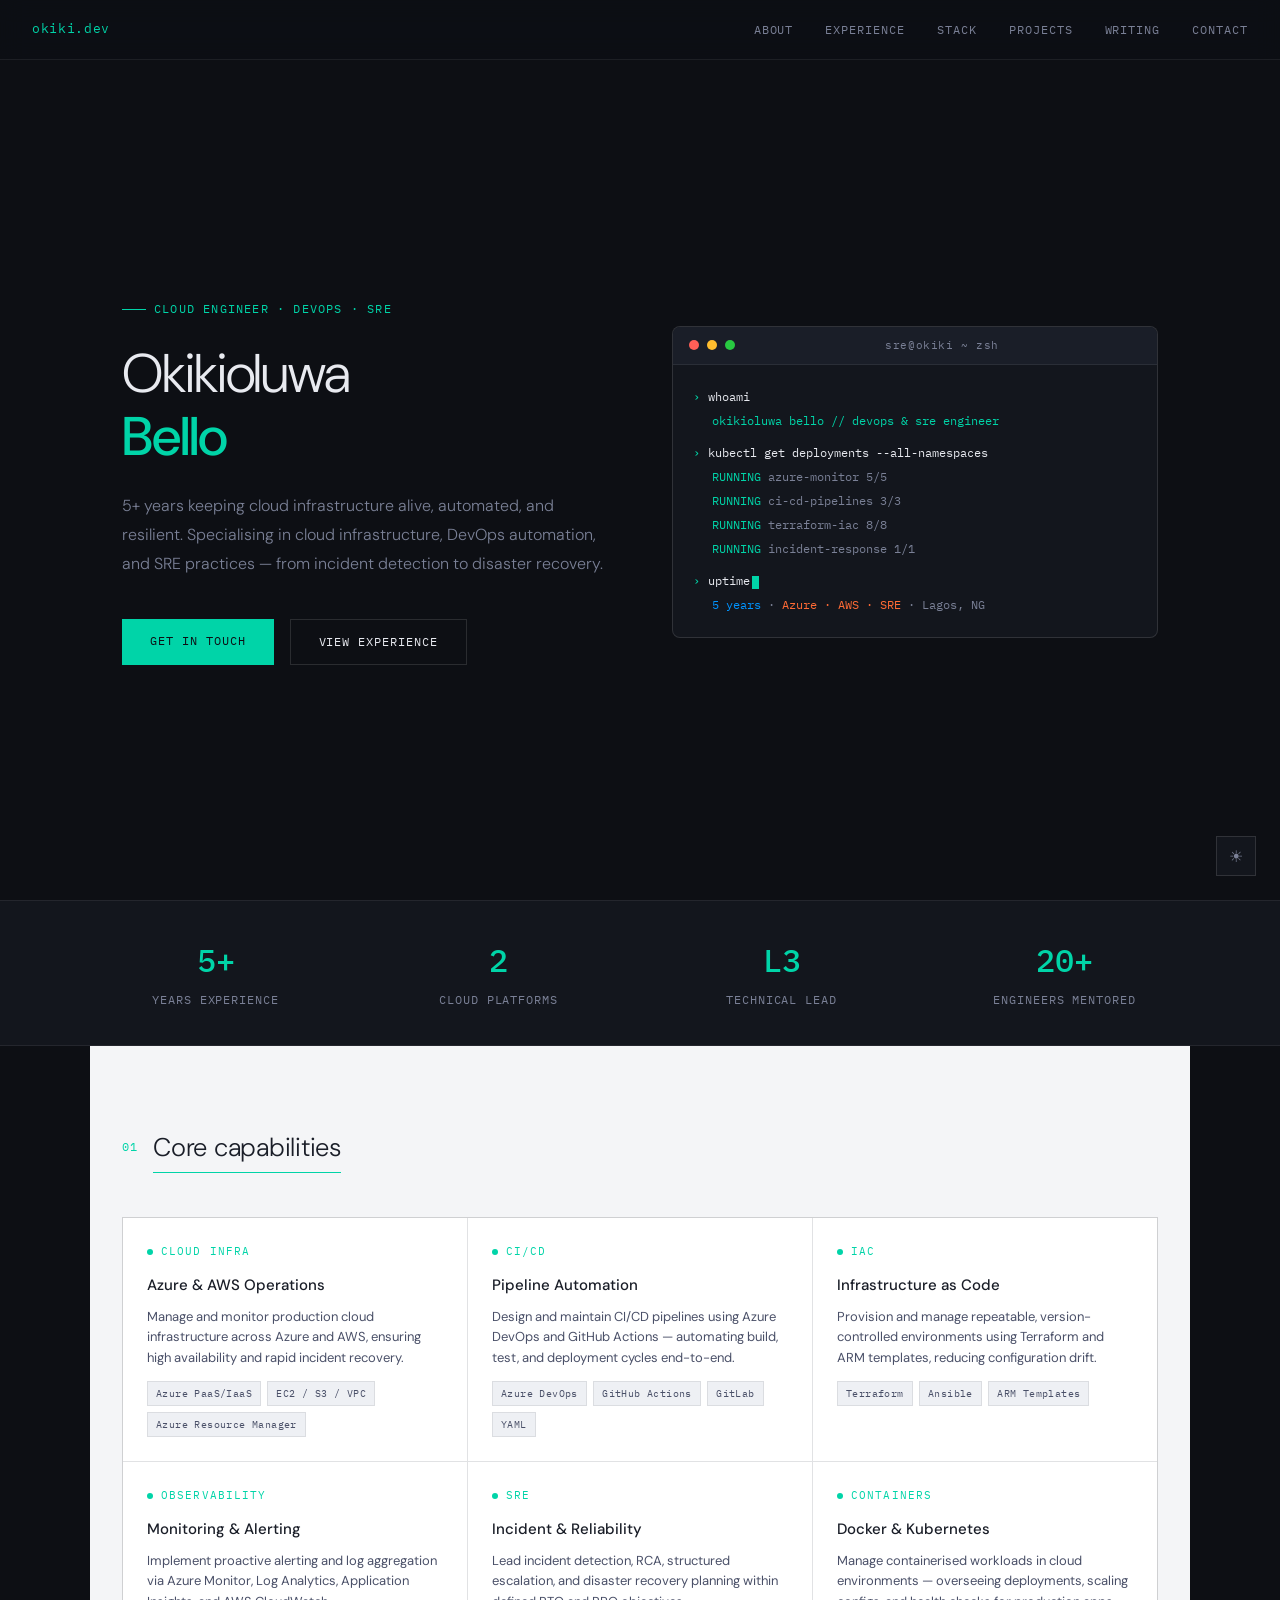
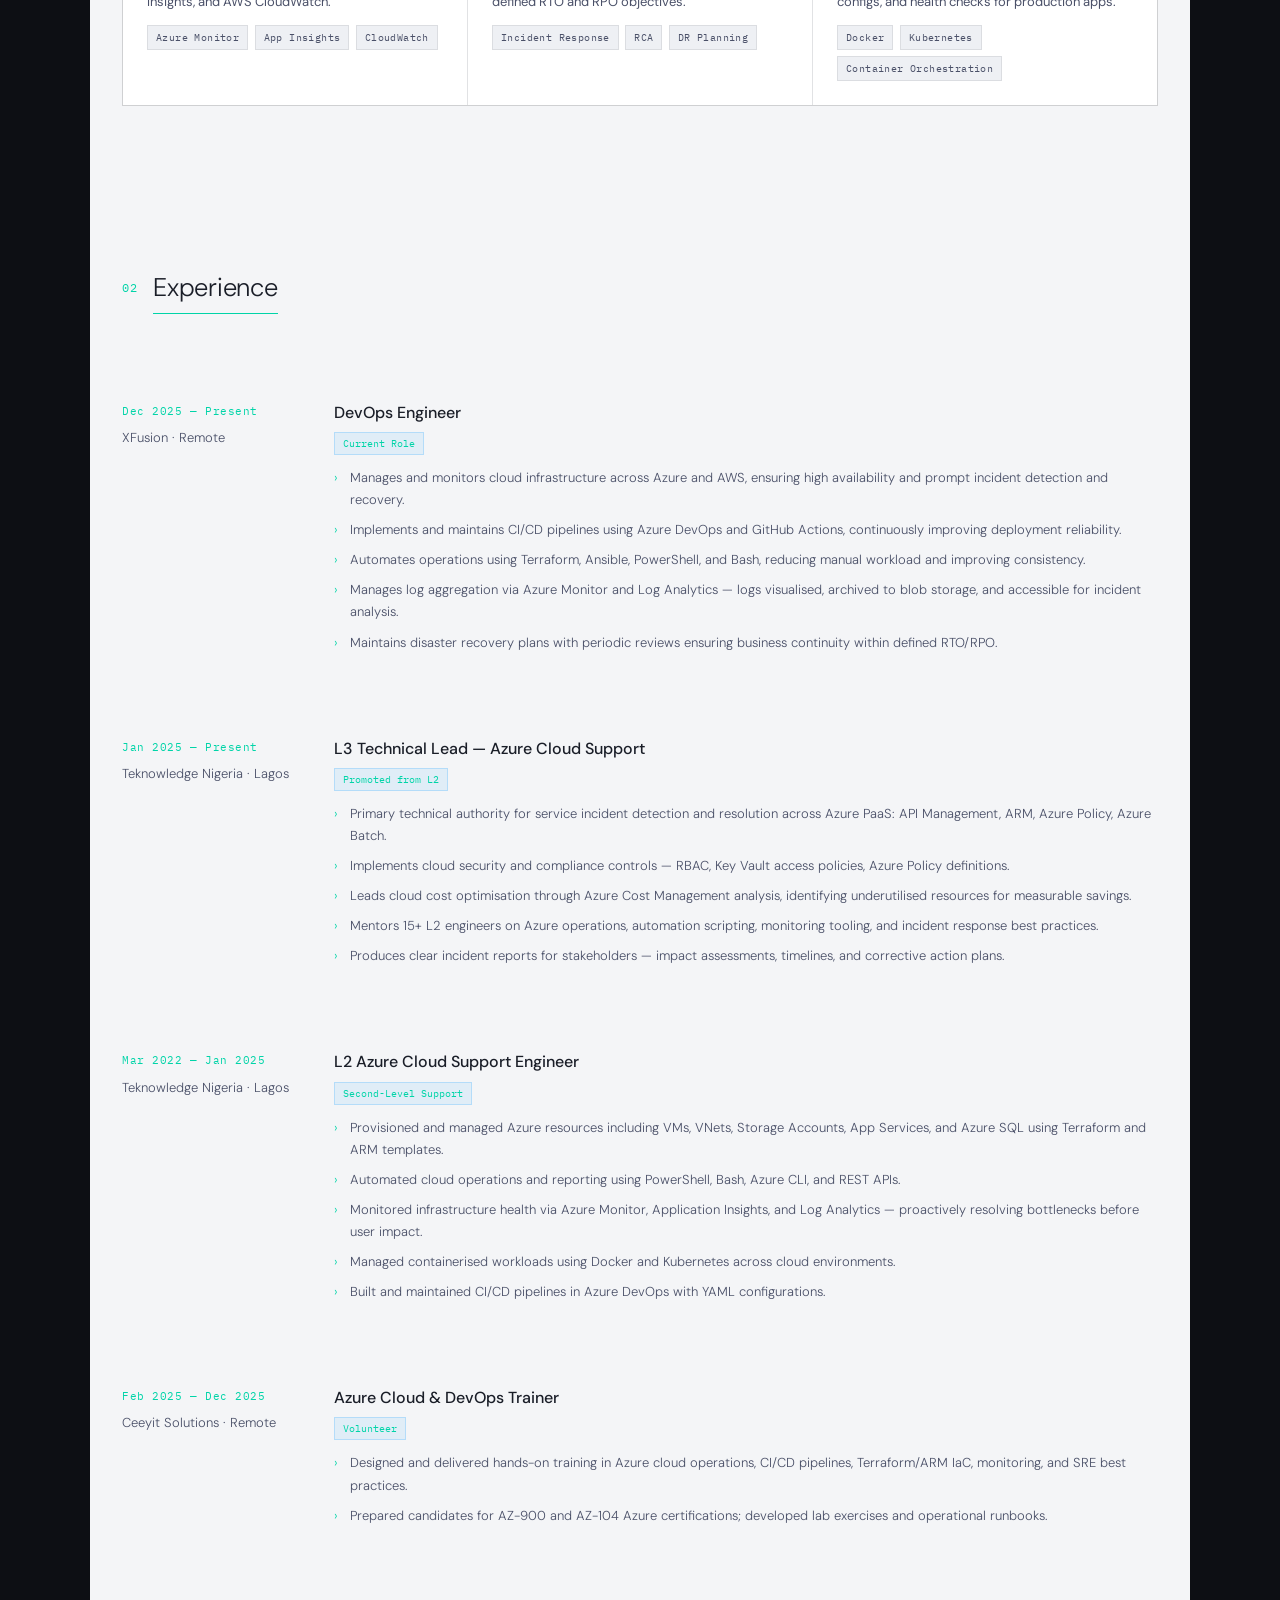
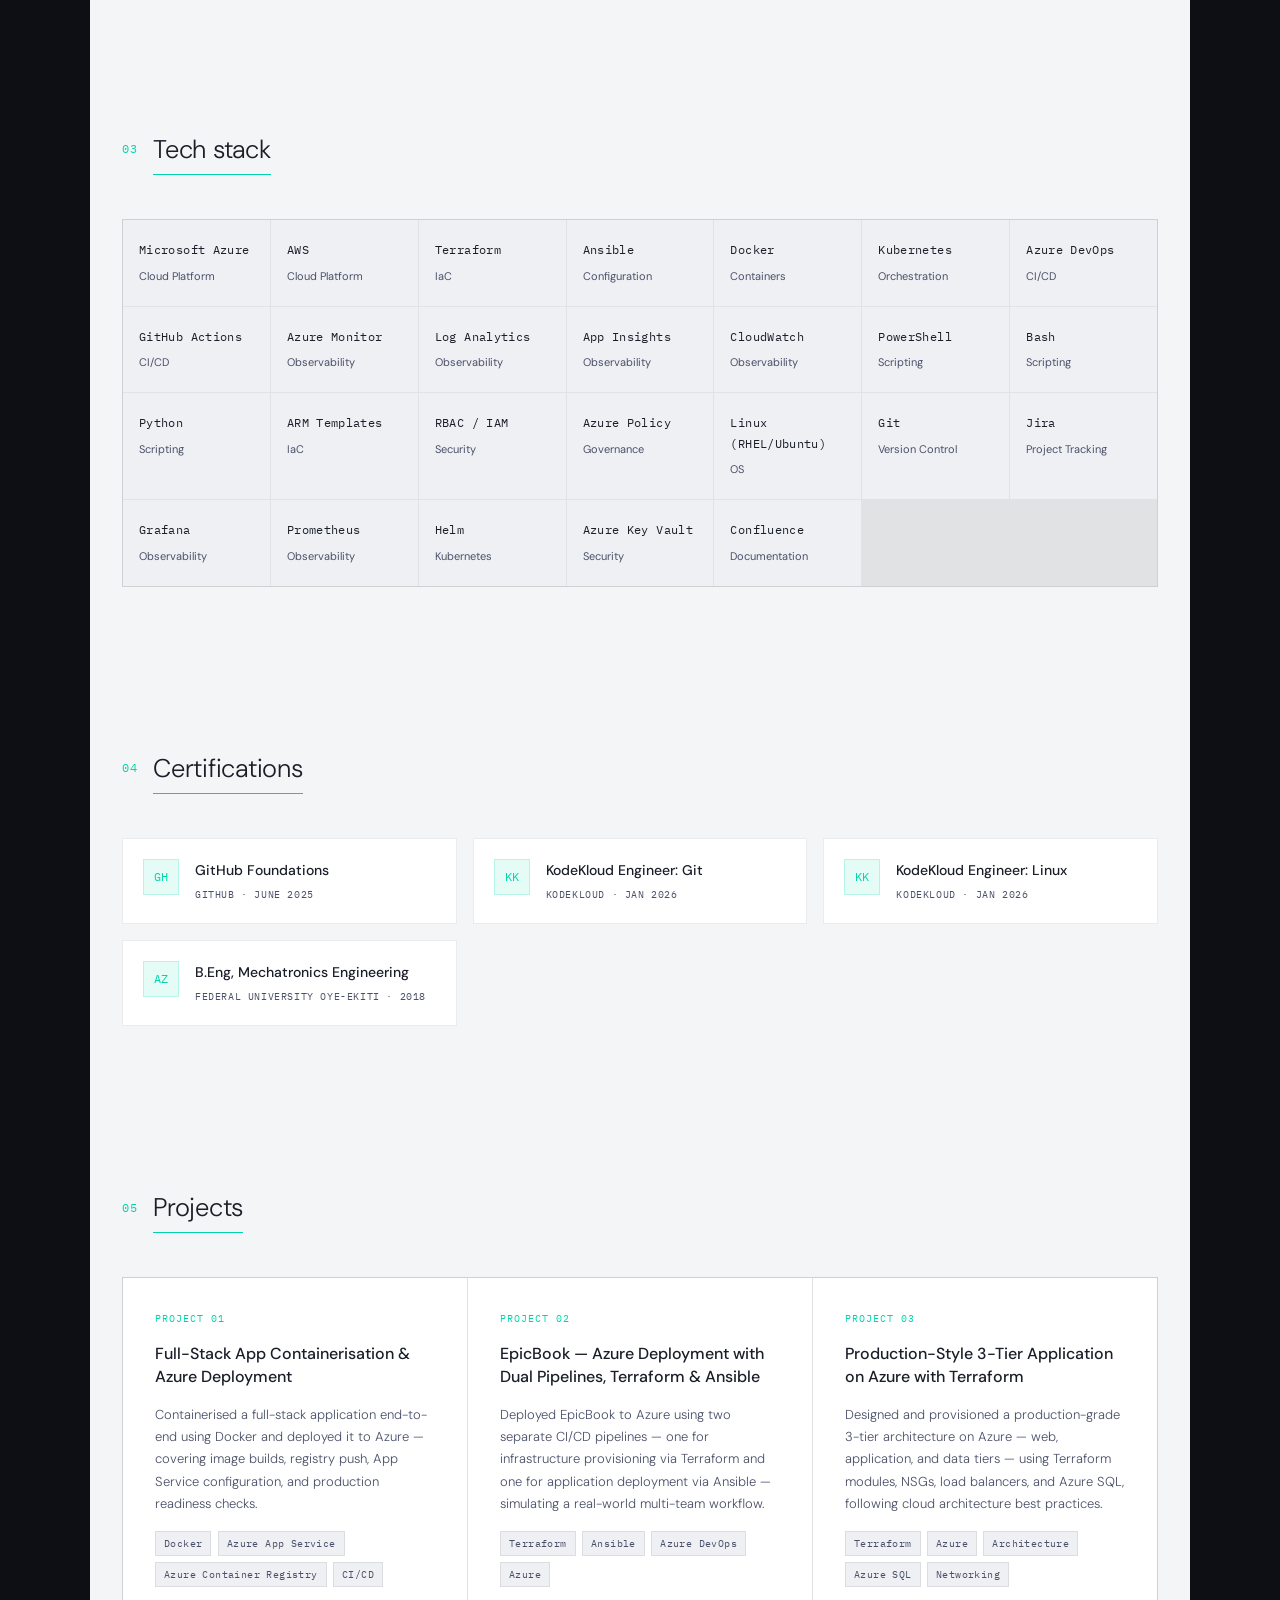
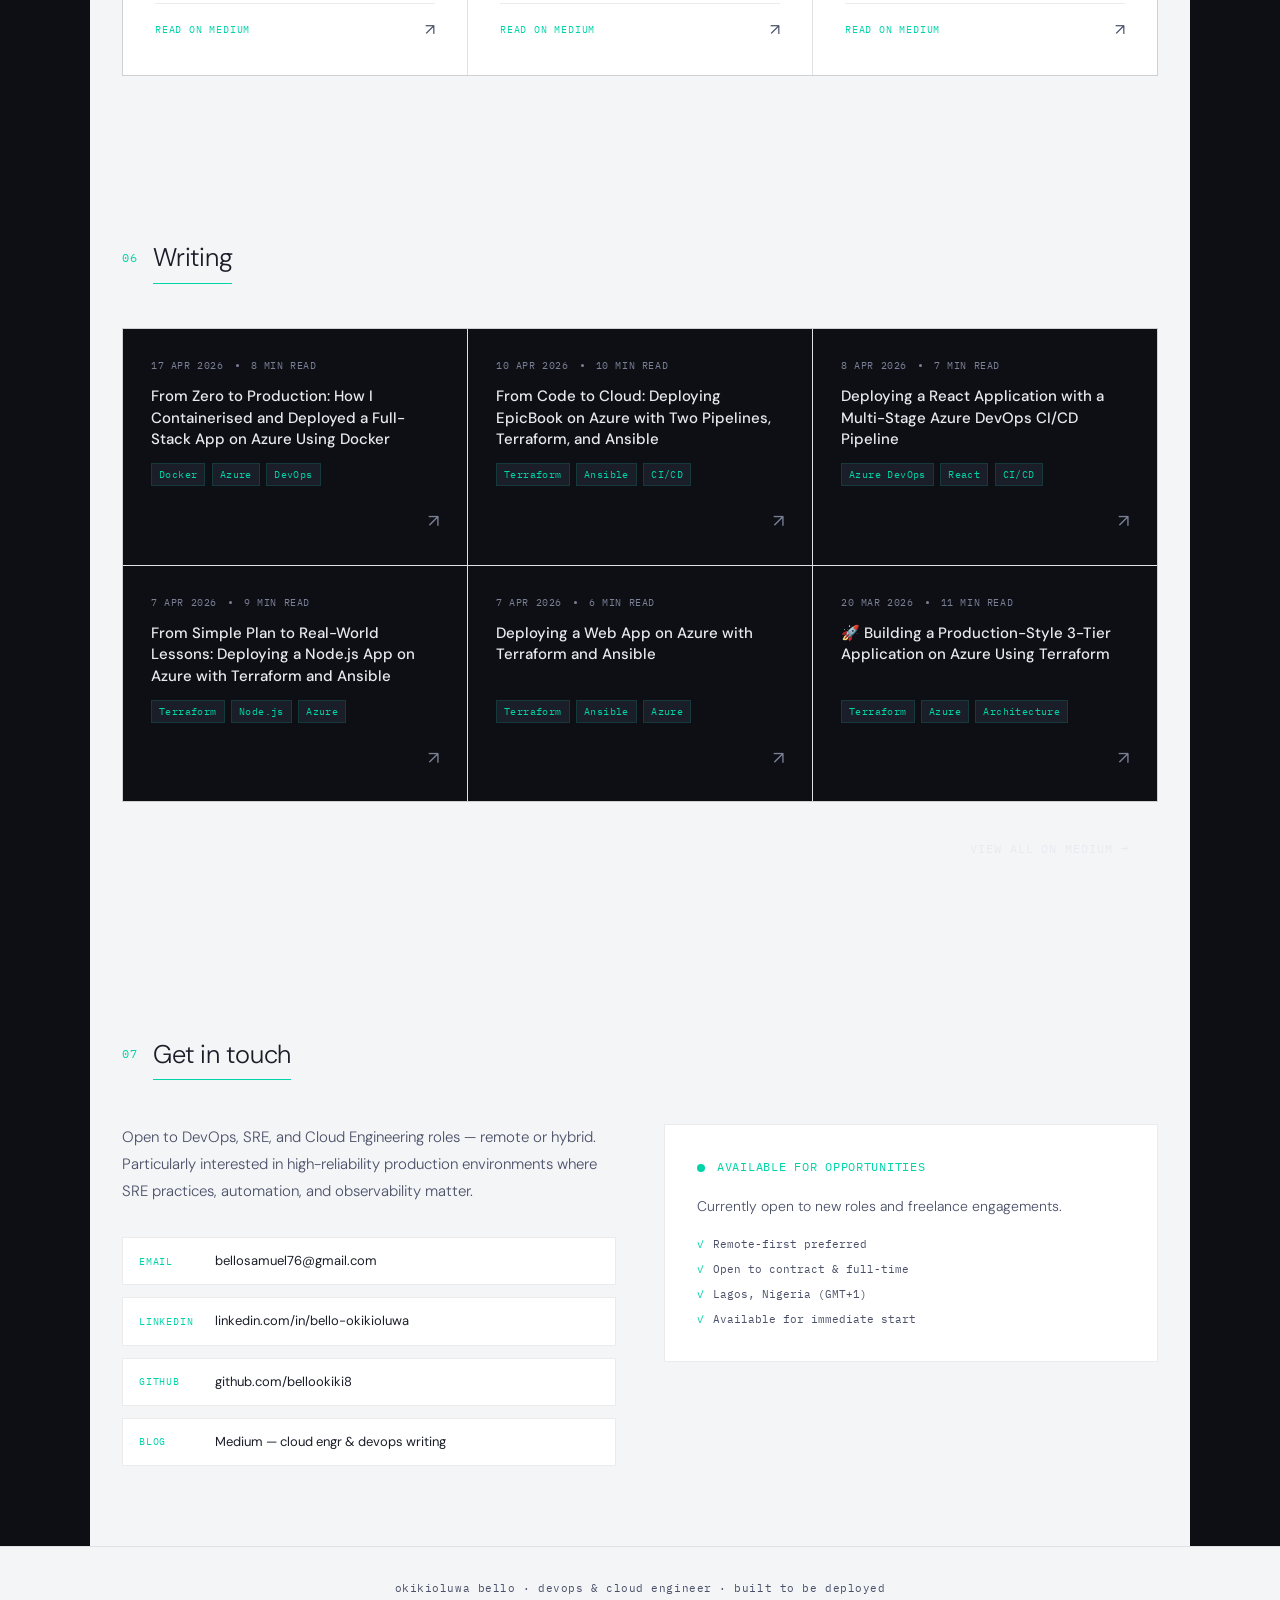
<file: index.html>
<!DOCTYPE html>
<html lang="en">

<head>
  <meta charset="UTF-8" />
  <meta name="viewport" content="width=device-width, initial-scale=1.0" />
  <title>Okikioluwa Bello — Cloud & DevOps Engineer</title>
  <link rel="preconnect" href="https://fonts.googleapis.com" />
  <link rel="preconnect" href="https://fonts.gstatic.com" crossorigin />
  <link rel="icon" href="favicon.png" type="image/png">
  <link
    href="https://fonts.googleapis.com/css2?family=IBM+Plex+Mono:wght@400;500&family=DM+Sans:ital,opsz,wght@0,9..40,300;0,9..40,400;0,9..40,500;1,9..40,300&display=swap"
    rel="stylesheet" />
  <style>
    *,
    *::before,
    *::after {
      box-sizing: border-box;
      margin: 0;
      padding: 0;
    }

    :root {
      --bg: #0d0f14;
      --surface: #13161d;
      --surface2: #1a1e28;
      --border: rgba(255, 255, 255, 0.07);
      --border2: rgba(255, 255, 255, 0.12);
      --text: #e8eaf0;
      --muted: #7a8096;
      --accent: #00d4a8;
      --accent2: #0094ff;
      --accent3: #ff6b35;
      --bg-light: #f4f5f7;
      --surface-light: #ffffff;
      --text-dark: #1a1e28;
      --muted-dark: #4a5068;
      --border-light: rgba(0, 0, 0, 0.08);
      --mono: 'IBM Plex Mono', monospace;
      --sans: 'DM Sans', sans-serif;
    }

    /* ── DARK / LIGHT THEME OVERRIDE ── */
    body.light-mode {
      --bg: #f4f5f7;
      --surface: #ffffff;
      --surface2: #eef0f4;
      --border: rgba(0,0,0,0.08);
      --border2: rgba(0,0,0,0.14);
      --text: #1a1e28;
      --muted: #4a5068;
    }

    body.light-mode nav {
      background: rgba(244,245,247,0.88);
      border-bottom-color: rgba(0,0,0,0.08);
    }

    body.light-mode .terminal {
      background: #1a1e28;
    }

    body.light-mode .stats-bar {
      background: #ffffff;
      border-color: rgba(0,0,0,0.08);
    }

    /* Light body */
    .stats-bar~section .skills-grid,
    .stats-bar~section .stack-grid,
    .stats-bar~section .writing-grid {
      background: var(--border-light);
      border-color: var(--border-light);
    }

    .stats-bar~section,
    .stats-bar~footer {
      background: var(--bg-light);
      color: var(--text-dark);
    }

    .stats-bar~section .section-num,
    .stats-bar~section .skill-icon,
    .stats-bar~section .exp-period,
    .stats-bar~section .exp-role-tag {
      color: var(--accent);
    }

    .stats-bar~section h2,
    .stats-bar~section .exp-title {
      color: var(--text-dark);
    }

    .stats-bar~section p,
    .stats-bar~section .exp-bullets li,
    .stats-bar~section .exp-company {
      color: var(--muted-dark);
    }

    .stats-bar~section .skill-card,
    .stats-bar~section .cert-card,
    .stats-bar~section .contact-link,
    .stats-bar~section .availability {
      background: var(--surface-light);
      border-color: var(--border-light);
      color: var(--text-dark);
    }

    .stats-bar~section .tag,
    .stats-bar~section .stack-item {
      background: #eef0f4;
      color: var(--muted-dark);
      border-color: var(--border-light);
    }

    .stats-bar~footer {
      border-top-color: var(--border-light);
      color: var(--muted-dark);
    }

    .stats-bar~section .skill-card h3 { color: var(--text-dark); }
    .stats-bar~section .skill-card p  { color: var(--muted-dark); }
    .stats-bar~section .stack-name    { color: var(--text-dark); }
    .stats-bar~section .stack-cat     { color: var(--muted-dark); }
    .stats-bar~section .cert-name     { color: var(--text-dark); }
    .stats-bar~section .cert-issuer   { color: var(--muted-dark); }
    .stats-bar~section .contact-link  { color: var(--text-dark); }
    .stats-bar~section .contact-link-label { color: var(--accent); }
    .stats-bar~section .contact-info p { color: var(--muted-dark); }
    .stats-bar~section .avail-label   { color: var(--accent); }
    .stats-bar~section .avail-text,
    .stats-bar~section .avail-list li { color: var(--muted-dark); }
    .stats-bar~section .tag           { color: var(--muted-dark); background: #eef0f4; border-color: var(--border-light); }

    footer { background: var(--bg-light); color: var(--muted-dark); }

    html { scroll-behavior: smooth; }

    body {
      background: var(--bg);
      color: var(--text);
      font-family: var(--sans);
      font-size: 15px;
      line-height: 1.7;
      overflow-x: hidden;
    }

    /* NAV */
    nav {
      position: fixed;
      top: 0; left: 0; right: 0;
      z-index: 100;
      background: rgba(13, 15, 20, 0.85);
      backdrop-filter: blur(12px);
      border-bottom: 1px solid var(--border);
      padding: 0 2rem;
      height: 60px;
      display: flex;
      align-items: center;
      justify-content: space-between;
    }

    .nav-logo {
      font-family: var(--mono);
      font-size: 13px;
      color: var(--accent);
      letter-spacing: 0.05em;
    }

    .nav-links {
      display: flex;
      gap: 2rem;
      list-style: none;
    }

    .nav-links a {
      font-family: var(--mono);
      font-size: 12px;
      color: var(--muted);
      text-decoration: none;
      letter-spacing: 0.08em;
      text-transform: uppercase;
      transition: color 0.2s;
    }

    .nav-links a:hover { color: var(--accent); }

    /* HERO */
    .hero {
      min-height: 100vh;
      display: flex;
      align-items: center;
      padding: 8rem 2rem 4rem;
      max-width: 1100px;
      margin: 0 auto;
      position: relative;
    }

    .hero-grid {
      display: grid;
      grid-template-columns: 1fr 1fr;
      gap: 4rem;
      align-items: center;
      width: 100%;
    }

    .hero-tag {
      font-family: var(--mono);
      font-size: 12px;
      color: var(--accent);
      letter-spacing: 0.1em;
      text-transform: uppercase;
      margin-bottom: 1.5rem;
      display: flex;
      align-items: center;
      gap: 0.5rem;
    }

    .hero-tag::before {
      content: '';
      display: inline-block;
      width: 24px;
      height: 1px;
      background: var(--accent);
    }

    h1 {
      font-family: var(--sans);
      font-size: clamp(2.2rem, 5vw, 3.4rem);
      font-weight: 300;
      line-height: 1.15;
      letter-spacing: -0.02em;
      margin-bottom: 1.5rem;
      color: var(--text);
    }

    h1 span { color: var(--accent); font-weight: 500; }

    .hero-desc {
      font-size: 16px;
      color: var(--muted);
      line-height: 1.8;
      margin-bottom: 2.5rem;
      font-weight: 300;
    }

    .hero-cta {
      display: flex;
      gap: 1rem;
      flex-wrap: wrap;
    }

    .btn-primary {
      background: var(--accent);
      color: #0d0f14;
      border: none;
      padding: 0.75rem 1.75rem;
      font-family: var(--mono);
      font-size: 12px;
      letter-spacing: 0.08em;
      text-transform: uppercase;
      cursor: pointer;
      text-decoration: none;
      display: inline-block;
      transition: opacity 0.2s;
    }

    .btn-primary:hover { opacity: 0.85; }

    .btn-outline {
      background: transparent;
      color: var(--text);
      border: 1px solid var(--border2);
      padding: 0.75rem 1.75rem;
      font-family: var(--mono);
      font-size: 12px;
      letter-spacing: 0.08em;
      text-transform: uppercase;
      cursor: pointer;
      text-decoration: none;
      display: inline-block;
      transition: border-color 0.2s, color 0.2s;
    }

    .btn-outline:hover { border-color: var(--accent); color: var(--accent); }

    /* TERMINAL CARD */
    .terminal {
      background: var(--surface);
      border: 1px solid var(--border2);
      border-radius: 8px;
      overflow: hidden;
      font-family: var(--mono);
    }

    .terminal-bar {
      background: var(--surface2);
      padding: 0.6rem 1rem;
      display: flex;
      align-items: center;
      gap: 0.5rem;
      border-bottom: 1px solid var(--border);
    }

    .dot { width: 10px; height: 10px; border-radius: 50%; }
    .dot-r { background: #ff5f57; }
    .dot-y { background: #ffbd2e; }
    .dot-g { background: #28c941; }

    .terminal-title {
      flex: 1;
      text-align: center;
      font-size: 11px;
      color: var(--muted);
      letter-spacing: 0.05em;
    }

    .terminal-body {
      padding: 1.25rem;
      font-size: 12px;
      line-height: 2;
    }

    .t-line { display: flex; gap: 0.5rem; }
    .t-prompt { color: var(--accent); user-select: none; }
    .t-cmd { color: var(--text); }
    .t-out { color: var(--muted); padding-left: 1.2rem; }
    .t-green { color: var(--accent); }
    .t-blue { color: var(--accent2); }
    .t-orange { color: var(--accent3); }

    /* STATS BAR */
    .stats-bar {
      background: var(--surface);
      border-top: 1px solid var(--border);
      border-bottom: 1px solid var(--border);
      padding: 2rem;
    }

    .stats-inner {
      max-width: 1100px;
      margin: 0 auto;
      display: grid;
      grid-template-columns: repeat(4, 1fr);
      gap: 2rem;
      text-align: center;
    }

    .stat-num {
      font-family: var(--mono);
      font-size: 2rem;
      font-weight: 500;
      color: var(--accent);
      display: block;
    }

    .stat-label {
      font-size: 12px;
      color: var(--muted);
      text-transform: uppercase;
      letter-spacing: 0.08em;
      font-family: var(--mono);
    }

    /* SECTIONS */
    section {
      padding: 5rem 2rem;
      max-width: 1100px;
      margin: 0 auto;
    }

    .section-header {
      display: flex;
      align-items: center;
      gap: 1rem;
      margin-bottom: 3rem;
    }

    .section-num {
      font-family: var(--mono);
      font-size: 12px;
      color: var(--accent);
      letter-spacing: 0.05em;
    }

    h2 {
      font-size: 1.6rem;
      font-weight: 300;
      letter-spacing: -0.01em;
    }

    .section-line {
      flex: 1;
      height: 1px;
      background: var(--border);
    }

    /* SKILLS GRID */
    .skills-grid {
      display: grid;
      grid-template-columns: repeat(auto-fill, minmax(280px, 1fr));
      gap: 1px;
      background: var(--border);
      border: 1px solid var(--border);
    }

    .skill-card {
      background: var(--bg);
      padding: 1.5rem;
      transition: background 0.2s;
    }

    .skill-card:hover { background: var(--surface); }

    .skill-icon {
      font-family: var(--mono);
      font-size: 11px;
      color: var(--accent);
      letter-spacing: 0.1em;
      text-transform: uppercase;
      margin-bottom: 0.75rem;
      display: flex;
      align-items: center;
      gap: 0.5rem;
    }

    .skill-icon::before {
      content: '';
      width: 6px;
      height: 6px;
      background: var(--accent);
      display: inline-block;
      border-radius: 50%;
    }

    .skill-card h3 {
      font-size: 15px;
      font-weight: 500;
      margin-bottom: 0.5rem;
      color: var(--text-dark);
    }

    .skill-card p {
      font-size: 13px;
      color: var(--muted);
      line-height: 1.6;
    }

    .tags {
      display: flex;
      flex-wrap: wrap;
      gap: 0.4rem;
      margin-top: 0.75rem;
    }

    .tag {
      font-family: var(--mono);
      font-size: 10px;
      padding: 3px 8px;
      background: var(--surface2);
      color: var(--muted);
      border: 1px solid var(--border);
      letter-spacing: 0.04em;
    }

    /* EXPERIENCE */
    .exp-list { display: flex; flex-direction: column; gap: 0; }

    .exp-item {
      display: grid;
      grid-template-columns: 180px 1fr;
      gap: 2rem;
      padding: 2.5rem 0;
      border-bottom: 1px solid var(--border);
      position: relative;
    }

    .exp-item:first-child { border-top: 1px solid var(--border); }

    .exp-meta { padding-top: 3px; }

    .exp-period {
      font-family: var(--mono);
      font-size: 11px;
      color: var(--accent);
      letter-spacing: 0.05em;
      margin-bottom: 0.4rem;
    }

    .exp-company { font-size: 13px; color: var(--muted); font-weight: 300; }

    .exp-title {
      font-size: 16px;
      font-weight: 500;
      margin-bottom: 0.25rem;
      color: var(--text);
    }

    .exp-role-tag {
      display: inline-block;
      font-family: var(--mono);
      font-size: 10px;
      color: var(--accent2);
      background: rgba(0, 148, 255, 0.08);
      border: 1px solid rgba(0, 148, 255, 0.2);
      padding: 2px 8px;
      margin-bottom: 0.75rem;
    }

    .exp-content p {
      font-size: 14px;
      color: var(--muted);
      margin-bottom: 1rem;
      line-height: 1.8;
      font-weight: 300;
    }

    .exp-bullets { list-style: none; display: flex; flex-direction: column; gap: 0.5rem; }

    .exp-bullets li {
      font-size: 13px;
      color: var(--muted);
      padding-left: 1rem;
      position: relative;
      line-height: 1.7;
      font-weight: 300;
    }

    .exp-bullets li::before {
      content: '›';
      position: absolute;
      left: 0;
      color: var(--accent);
    }

    /* TECH STACK SECTION */
    .stack-grid {
      display: grid;
      grid-template-columns: repeat(auto-fill, minmax(130px, 1fr));
      gap: 1px;
      background: var(--border);
      border: 1px solid var(--border);
    }

    .stack-item {
      background: var(--bg);
      padding: 1.25rem 1rem;
      display: flex;
      flex-direction: column;
      gap: 0.4rem;
      transition: background 0.2s, transform 0.2s;
    }

    .stack-item:hover { background: var(--surface); }

    .stack-name {
      font-family: var(--mono);
      font-size: 12px;
      color: var(--text-dark);
      letter-spacing: 0.03em;
    }

    .stack-cat { font-size: 11px; color: var(--muted-dark); }

    /* ── PROJECTS ── */
    .projects-grid {
      display: grid;
      grid-template-columns: repeat(auto-fill, minmax(320px, 1fr));
      gap: 1px;
      background: var(--border-light);
      border: 1px solid var(--border-light);
    }

    .project-card {
      background: var(--surface-light);
      padding: 2rem;
      display: flex;
      flex-direction: column;
      gap: 1rem;
      transition: background 0.2s;
      text-decoration: none;
      color: inherit;
      position: relative;
      overflow: hidden;
    }

    .project-card::before {
      content: '';
      position: absolute;
      top: 0; left: 0;
      width: 3px;
      height: 0;
      background: var(--accent);
      transition: height 0.3s ease;
    }

    .project-card:hover::before { height: 100%; }
    .project-card:hover { background: #f0faf8; }

    .project-num {
      font-family: var(--mono);
      font-size: 10px;
      color: var(--accent);
      letter-spacing: 0.1em;
      text-transform: uppercase;
    }

    .project-title {
      font-size: 16px;
      font-weight: 500;
      color: var(--text-dark);
      line-height: 1.4;
      transition: color 0.2s;
    }

    .project-card:hover .project-title { color: var(--accent); }

    .project-desc {
      font-size: 13px;
      color: var(--muted-dark);
      line-height: 1.7;
      font-weight: 300;
      flex: 1;
    }

    .project-tags {
      display: flex;
      flex-wrap: wrap;
      gap: 0.4rem;
    }

    .project-tag {
      font-family: var(--mono);
      font-size: 10px;
      padding: 3px 8px;
      background: #eef0f4;
      color: var(--muted-dark);
      border: 1px solid var(--border-light);
      letter-spacing: 0.04em;
    }

    .project-footer {
      display: flex;
      align-items: center;
      justify-content: space-between;
      padding-top: 0.75rem;
      border-top: 1px solid var(--border-light);
      margin-top: auto;
    }

    .project-link-label {
      font-family: var(--mono);
      font-size: 10px;
      color: var(--accent);
      letter-spacing: 0.08em;
      text-transform: uppercase;
    }

    .project-arrow {
      font-size: 16px;
      color: var(--muted-dark);
      transition: color 0.2s, transform 0.2s;
    }

    .project-card:hover .project-arrow {
      color: var(--accent);
      transform: translate(3px, -3px);
    }

    /* CONTACT */
    .contact-grid {
      display: grid;
      grid-template-columns: 1fr 1fr;
      gap: 3rem;
      align-items: start;
    }

    .contact-info p {
      font-size: 15px;
      color: var(--muted-dark);
      margin-bottom: 2rem;
      font-weight: 300;
      line-height: 1.8;
    }

    .contact-links { display: flex; flex-direction: column; gap: 0.75rem; }

    .contact-link {
      display: flex;
      align-items: center;
      gap: 1rem;
      padding: 0.75rem 1rem;
      background: var(--surface);
      border: 1px solid var(--border);
      text-decoration: none;
      color: var(--text-dark);
      font-size: 13px;
      transition: border-color 0.2s;
    }

    .contact-link:hover { border-color: var(--accent); }

    .contact-link-label {
      font-family: var(--mono);
      font-size: 10px;
      color: var(--accent);
      text-transform: uppercase;
      letter-spacing: 0.08em;
      min-width: 60px;
    }

    .availability {
      background: var(--surface);
      border: 1px solid var(--border);
      padding: 2rem;
    }

    .avail-status { display: flex; align-items: center; gap: 0.75rem; margin-bottom: 1rem; }

    .status-dot {
      width: 8px; height: 8px;
      border-radius: 50%;
      background: var(--accent);
      animation: pulse 2s infinite;
    }

    @keyframes pulse {
      0%, 100% { opacity: 1; }
      50% { opacity: 0.3; }
    }

    .avail-label {
      font-family: var(--mono);
      font-size: 12px;
      color: var(--accent);
      letter-spacing: 0.06em;
      text-transform: uppercase;
    }

    .avail-text { font-size: 14px; color: var(--muted-dark); line-height: 1.8; font-weight: 300; }

    .avail-list {
      list-style: none;
      margin-top: 1rem;
      display: flex;
      flex-direction: column;
      gap: 0.4rem;
    }

    .avail-list li {
      font-family: var(--mono);
      font-size: 11px;
      color: var(--muted);
      padding-left: 1rem;
      position: relative;
    }

    .avail-list li::before { content: '✓'; position: absolute; left: 0; color: var(--accent); }

    /* FOOTER */
    footer {
      border-top: 1px solid var(--border);
      padding: 2rem;
      text-align: center;
      font-family: var(--mono);
      font-size: 11px;
      color: var(--muted-dark);
      background: var(--bg-light);
      letter-spacing: 0.05em;
    }

    /* CERTIFICATIONS */
    .cert-grid {
      display: grid;
      grid-template-columns: repeat(auto-fill, minmax(260px, 1fr));
      gap: 1rem;
    }

    .cert-card {
      background: var(--surface);
      border: 1px solid var(--border);
      padding: 1.25rem;
      display: flex;
      gap: 1rem;
      align-items: flex-start;
      transition: border-color 0.2s;
    }

    .cert-card:hover { border-color: var(--accent); }

    .cert-icon {
      width: 36px; height: 36px;
      background: rgba(0, 212, 168, 0.1);
      border: 1px solid rgba(0, 212, 168, 0.2);
      display: flex;
      align-items: center;
      justify-content: center;
      flex-shrink: 0;
      font-family: var(--mono);
      font-size: 12px;
      color: var(--accent);
    }

    .cert-name { font-size: 14px; font-weight: 500; color: var(--text-dark); margin-bottom: 0.2rem; }

    .cert-issuer {
      font-family: var(--mono);
      font-size: 10px;
      color: var(--muted);
      text-transform: uppercase;
      letter-spacing: 0.06em;
    }

    /* WRITING */
    .writing-grid {
      display: grid;
      grid-template-columns: repeat(auto-fill, minmax(300px, 1fr));
      gap: 1px;
      background: var(--border);
      border: 1px solid var(--border);
    }

    .post-card {
      background: var(--bg);
      padding: 1.75rem;
      display: flex;
      flex-direction: column;
      gap: 0.75rem;
      transition: background 0.2s;
      text-decoration: none;
      color: inherit;
    }

    .post-card:hover { background: var(--surface); }
    .post-card:hover .post-title { color: var(--accent); }

    .post-meta {
      display: flex;
      align-items: center;
      gap: 0.75rem;
      font-family: var(--mono);
      font-size: 10px;
      color: var(--muted);
      letter-spacing: 0.06em;
      text-transform: uppercase;
    }

    .post-meta-dot { width: 3px; height: 3px; border-radius: 50%; background: var(--muted); }

    .post-title { font-size: 15px; font-weight: 500; color: var(--text); line-height: 1.45; transition: color 0.2s; }

    .post-excerpt {
      font-size: 13px;
      color: var(--muted);
      line-height: 1.7;
      font-weight: 300;
      flex: 1;
      display: -webkit-box;
      -webkit-line-clamp: 3;
      line-clamp: 3;
      -webkit-box-orient: vertical;
      overflow: hidden;
    }

    .post-tags { display: flex; flex-wrap: wrap; gap: 0.4rem; margin-top: auto; }

    .post-tag {
      font-family: var(--mono);
      font-size: 10px;
      padding: 2px 7px;
      background: var(--surface2);
      color: var(--accent);
      border: 1px solid rgba(0, 212, 168, 0.15);
      letter-spacing: 0.04em;
    }

    .post-arrow {
      font-size: 18px;
      color: var(--muted);
      align-self: flex-end;
      transition: color 0.2s, transform 0.2s;
      margin-top: 0.5rem;
    }

    .post-card:hover .post-arrow { color: var(--accent); transform: translate(3px, -3px); }

    .writing-footer { margin-top: 1.5rem; display: flex; justify-content: flex-end; }

    .writing-state {
      text-align: center;
      padding: 3rem 2rem;
      font-family: var(--mono);
      font-size: 12px;
      color: var(--muted);
      letter-spacing: 0.06em;
      width: 100%;
      background: var(--bg);
      border: 1px solid var(--border);
    }

    .writing-state .state-icon { display: block; font-size: 1.5rem; margin-bottom: 0.75rem; opacity: 0.4; }

    /* ── BACK TO TOP ── */
    .back-to-top {
      position: fixed;
      bottom: 5rem;
      right: 1.5rem;
      z-index: 200;
      width: 40px;
      height: 40px;
      background: var(--accent);
      color: #0d0f14;
      border: none;
      cursor: pointer;
      display: flex;
      align-items: center;
      justify-content: center;
      font-size: 16px;
      opacity: 0;
      transform: translateY(10px);
      transition: opacity 0.3s, transform 0.3s;
      pointer-events: none;
    }

    .back-to-top.visible {
      opacity: 1;
      transform: translateY(0);
      pointer-events: all;
    }

    .back-to-top:hover { opacity: 0.85; }

    /* ── THEME TOGGLE ── */
    .theme-toggle {
      position: fixed;
      bottom: 1.5rem;
      right: 1.5rem;
      z-index: 200;
      width: 40px;
      height: 40px;
      background: var(--surface);
      border: 1px solid var(--border2);
      color: var(--muted);
      cursor: pointer;
      display: flex;
      align-items: center;
      justify-content: center;
      font-size: 16px;
      transition: border-color 0.2s, color 0.2s, background 0.3s;
    }

    .theme-toggle:hover { border-color: var(--accent); color: var(--accent); }

    /* RESPONSIVE */
    @media (max-width: 768px) {
      .hero-grid { grid-template-columns: 1fr; }
      .stats-inner { grid-template-columns: repeat(2, 1fr); }
      .exp-item { grid-template-columns: 1fr; gap: 0.5rem; }
      .contact-grid { grid-template-columns: 1fr; }
      nav { padding: 0 1rem; }
      .nav-links { gap: 1rem; }
      section { padding: 3rem 1.25rem; }
      .projects-grid { grid-template-columns: 1fr; }
    }

    /* ── ANIMATIONS ── */
    @keyframes fadeUp {
      from { opacity: 0; transform: translateY(20px); }
      to   { opacity: 1; transform: translateY(0); }
    }

    .hero-tag  { animation: fadeUp 0.6s ease both; }
    h1         { animation: fadeUp 0.6s 0.1s ease both; }
    .hero-desc { animation: fadeUp 0.6s 0.2s ease both; }
    .hero-cta  { animation: fadeUp 0.6s 0.3s ease both; }
    .terminal  { animation: fadeUp 0.6s 0.4s ease both; }

    .reveal {
      opacity: 0;
      transform: translateY(28px);
      transition: opacity 0.55s ease, transform 0.55s ease;
    }
    .reveal.visible { opacity: 1; transform: translateY(0); }

    .reveal-group > * {
      opacity: 0;
      transform: translateY(20px);
      transition: opacity 0.45s ease, transform 0.45s ease;
    }
    .reveal-group.visible > *:nth-child(1)  { opacity:1; transform:none; transition-delay:0.05s; }
    .reveal-group.visible > *:nth-child(2)  { opacity:1; transform:none; transition-delay:0.12s; }
    .reveal-group.visible > *:nth-child(3)  { opacity:1; transform:none; transition-delay:0.19s; }
    .reveal-group.visible > *:nth-child(4)  { opacity:1; transform:none; transition-delay:0.26s; }
    .reveal-group.visible > *:nth-child(5)  { opacity:1; transform:none; transition-delay:0.33s; }
    .reveal-group.visible > *:nth-child(6)  { opacity:1; transform:none; transition-delay:0.40s; }
    .reveal-group.visible > *:nth-child(n+7){ opacity:1; transform:none; transition-delay:0.47s; }

    @keyframes glowIn {
      from { opacity:0; filter:blur(6px); transform:scale(0.85); }
      to   { opacity:1; filter:blur(0);   transform:scale(1); }
    }

    .stats-bar .stats-inner > div { opacity:0; animation:none; }
    .stats-bar.visible .stats-inner > div:nth-child(1) { animation:glowIn 0.5s 0.0s ease forwards; }
    .stats-bar.visible .stats-inner > div:nth-child(2) { animation:glowIn 0.5s 0.1s ease forwards; }
    .stats-bar.visible .stats-inner > div:nth-child(3) { animation:glowIn 0.5s 0.2s ease forwards; }
    .stats-bar.visible .stats-inner > div:nth-child(4) { animation:glowIn 0.5s 0.3s ease forwards; }

    .stack-item {
      opacity:0;
      transform:scale(0.94);
      transition:opacity 0.35s ease, transform 0.35s ease, background 0.2s;
    }
    .stack-grid.visible .stack-item { opacity:1; transform:scale(1); }
    .stack-grid.visible .stack-item:nth-child(1)  { transition-delay:0.02s; }
    .stack-grid.visible .stack-item:nth-child(2)  { transition-delay:0.05s; }
    .stack-grid.visible .stack-item:nth-child(3)  { transition-delay:0.08s; }
    .stack-grid.visible .stack-item:nth-child(4)  { transition-delay:0.11s; }
    .stack-grid.visible .stack-item:nth-child(5)  { transition-delay:0.14s; }
    .stack-grid.visible .stack-item:nth-child(6)  { transition-delay:0.17s; }
    .stack-grid.visible .stack-item:nth-child(7)  { transition-delay:0.20s; }
    .stack-grid.visible .stack-item:nth-child(8)  { transition-delay:0.23s; }
    .stack-grid.visible .stack-item:nth-child(9)  { transition-delay:0.26s; }
    .stack-grid.visible .stack-item:nth-child(10) { transition-delay:0.29s; }
    .stack-grid.visible .stack-item:nth-child(11) { transition-delay:0.32s; }
    .stack-grid.visible .stack-item:nth-child(12) { transition-delay:0.35s; }
    .stack-grid.visible .stack-item:nth-child(13) { transition-delay:0.38s; }
    .stack-grid.visible .stack-item:nth-child(14) { transition-delay:0.40s; }
    .stack-grid.visible .stack-item:nth-child(15) { transition-delay:0.42s; }
    .stack-grid.visible .stack-item:nth-child(16) { transition-delay:0.44s; }
    .stack-grid.visible .stack-item:nth-child(17) { transition-delay:0.46s; }
    .stack-grid.visible .stack-item:nth-child(18) { transition-delay:0.48s; }
    .stack-grid.visible .stack-item:nth-child(19) { transition-delay:0.50s; }
    .stack-grid.visible .stack-item:nth-child(20) { transition-delay:0.52s; }
    .stack-grid.visible .stack-item:nth-child(n+21) { transition-delay:0.54s; }

    .section-header h2 { position:relative; }
    .section-header h2::after {
      content:'';
      position:absolute;
      bottom:-4px; left:0;
      width:0; height:1px;
      background:var(--accent);
      transition:width 0.6s ease;
    }
    .section-header.visible h2::after { width:100%; }

    .nav-links a.active { color:var(--accent); }

    @keyframes blink {
      0%,100% { opacity:1; }
      50%      { opacity:0; }
    }
    .t-cursor {
      display:inline-block;
      width:7px; height:13px;
      background:var(--accent);
      vertical-align:middle;
      margin-left:2px;
      animation:blink 1s step-end infinite;
    }
  </style>
</head>

<body>

  <!-- NAV -->
  <nav>
    <span class="nav-logo">okiki.dev</span>
    <ul class="nav-links">
      <li><a href="#about">About</a></li>
      <li><a href="#experience">Experience</a></li>
      <li><a href="#skills">Stack</a></li>
      <li><a href="#projects">Projects</a></li>
      <li><a href="#writing">Writing</a></li>
      <li><a href="contact.html">Contact</a></li>
    </ul>
  </nav>

  <!-- HERO -->
  <div class="hero">
    <div class="hero-grid">
      <div>
        <p class="hero-tag">Cloud Engineer · DevOps · SRE</p>
        <h1>Okikioluwa<br /><span>Bello</span></h1>
        <p class="hero-desc">
          5+ years keeping cloud infrastructure alive, automated, and resilient.
          Specialising in cloud infrastructure, DevOps automation, and SRE practices —
          from incident detection to disaster recovery.
        </p>
        <div class="hero-cta">
          <a href="mailto:bellosamuel76@gmail.com" class="btn-primary">Get in touch</a>
          <a href="#experience" class="btn-outline">View experience</a>
        </div>
      </div>
      <div>
        <div class="terminal">
          <div class="terminal-bar">
            <span class="dot dot-r"></span>
            <span class="dot dot-y"></span>
            <span class="dot dot-g"></span>
            <span class="terminal-title">sre@okiki ~ zsh</span>
          </div>
          <div class="terminal-body">
            <div class="t-line"><span class="t-prompt">›</span><span class="t-cmd">whoami</span></div>
            <div class="t-out t-green">okikioluwa bello // devops &amp; sre engineer</div>
            <div class="t-line" style="margin-top:8px;"><span class="t-prompt">›</span><span class="t-cmd">kubectl get deployments --all-namespaces</span></div>
            <div class="t-out"><span class="t-green">RUNNING</span> azure-monitor 5/5</div>
            <div class="t-out"><span class="t-green">RUNNING</span> ci-cd-pipelines 3/3</div>
            <div class="t-out"><span class="t-green">RUNNING</span> terraform-iac 8/8</div>
            <div class="t-out"><span class="t-green">RUNNING</span> incident-response 1/1</div>
            <div class="t-line" style="margin-top:8px;"><span class="t-prompt">›</span><span class="t-cmd">uptime<span class="t-cursor"></span></span></div>
            <div class="t-out"><span class="t-blue">5 years</span> · <span class="t-orange">Azure · AWS · SRE</span> · Lagos, NG</div>
          </div>
        </div>
      </div>
    </div>
  </div>

  <!-- STATS -->
  <div class="stats-bar">
    <div class="stats-inner">
      <div><span class="stat-num">5+</span><span class="stat-label">Years Experience</span></div>
      <div><span class="stat-num">2</span><span class="stat-label">Cloud Platforms</span></div>
      <div><span class="stat-num">L3</span><span class="stat-label">Technical Lead</span></div>
      <div><span class="stat-num">20+</span><span class="stat-label">Engineers Mentored</span></div>
    </div>
  </div>

  <!-- SKILLS OVERVIEW -->
  <section id="about">
    <div class="section-header reveal">
      <span class="section-num">01</span>
      <h2>Core capabilities</h2>
      <div class="section-line"></div>
    </div>
    <div class="skills-grid reveal-group">
      <div class="skill-card">
        <div class="skill-icon">Cloud Infra</div>
        <h3>Azure &amp; AWS Operations</h3>
        <p>Manage and monitor production cloud infrastructure across Azure and AWS, ensuring high availability and rapid incident recovery.</p>
        <div class="tags">
          <span class="tag">Azure PaaS/IaaS</span>
          <span class="tag">EC2 / S3 / VPC</span>
          <span class="tag">Azure Resource Manager</span>
        </div>
      </div>
      <div class="skill-card">
        <div class="skill-icon">CI/CD</div>
        <h3>Pipeline Automation</h3>
        <p>Design and maintain CI/CD pipelines using Azure DevOps and GitHub Actions — automating build, test, and deployment cycles end-to-end.</p>
        <div class="tags">
          <span class="tag">Azure DevOps</span>
          <span class="tag">GitHub Actions</span>
          <span class="tag">GitLab</span>
          <span class="tag">YAML</span>
        </div>
      </div>
      <div class="skill-card">
        <div class="skill-icon">IaC</div>
        <h3>Infrastructure as Code</h3>
        <p>Provision and manage repeatable, version-controlled environments using Terraform and ARM templates, reducing configuration drift.</p>
        <div class="tags">
          <span class="tag">Terraform</span>
          <span class="tag">Ansible</span>
          <span class="tag">ARM Templates</span>
        </div>
      </div>
      <div class="skill-card">
        <div class="skill-icon">Observability</div>
        <h3>Monitoring &amp; Alerting</h3>
        <p>Implement proactive alerting and log aggregation via Azure Monitor, Log Analytics, Application Insights, and AWS CloudWatch.</p>
        <div class="tags">
          <span class="tag">Azure Monitor</span>
          <span class="tag">App Insights</span>
          <span class="tag">CloudWatch</span>
        </div>
      </div>
      <div class="skill-card">
        <div class="skill-icon">SRE</div>
        <h3>Incident &amp; Reliability</h3>
        <p>Lead incident detection, RCA, structured escalation, and disaster recovery planning within defined RTO and RPO objectives.</p>
        <div class="tags">
          <span class="tag">Incident Response</span>
          <span class="tag">RCA</span>
          <span class="tag">DR Planning</span>
        </div>
      </div>
      <div class="skill-card">
        <div class="skill-icon">Containers</div>
        <h3>Docker &amp; Kubernetes</h3>
        <p>Manage containerised workloads in cloud environments — overseeing deployments, scaling configs, and health checks for production apps.</p>
        <div class="tags">
          <span class="tag">Docker</span>
          <span class="tag">Kubernetes</span>
          <span class="tag">Container Orchestration</span>
        </div>
      </div>
    </div>
  </section>

  <!-- EXPERIENCE -->
  <section id="experience">
    <div class="section-header reveal">
      <span class="section-num">02</span>
      <h2>Experience</h2>
      <div class="section-line"></div>
    </div>
    <div class="exp-list">

      <div class="exp-item reveal">
        <div class="exp-meta">
          <div class="exp-period">Dec 2025 — Present</div>
          <div class="exp-company">XFusion · Remote</div>
        </div>
        <div class="exp-content">
          <div class="exp-title">DevOps Engineer</div>
          <div class="exp-role-tag">Current Role</div>
          <ul class="exp-bullets">
            <li>Manages and monitors cloud infrastructure across Azure and AWS, ensuring high availability and prompt incident detection and recovery.</li>
            <li>Implements and maintains CI/CD pipelines using Azure DevOps and GitHub Actions, continuously improving deployment reliability.</li>
            <li>Automates operations using Terraform, Ansible, PowerShell, and Bash, reducing manual workload and improving consistency.</li>
            <li>Manages log aggregation via Azure Monitor and Log Analytics — logs visualised, archived to blob storage, and accessible for incident analysis.</li>
            <li>Maintains disaster recovery plans with periodic reviews ensuring business continuity within defined RTO/RPO.</li>
          </ul>
        </div>
      </div>

      <div class="exp-item reveal">
        <div class="exp-meta">
          <div class="exp-period">Jan 2025 — Present</div>
          <div class="exp-company">Teknowledge Nigeria · Lagos</div>
        </div>
        <div class="exp-content">
          <div class="exp-title">L3 Technical Lead — Azure Cloud Support</div>
          <div class="exp-role-tag">Promoted from L2</div>
          <ul class="exp-bullets">
            <li>Primary technical authority for service incident detection and resolution across Azure PaaS: API Management, ARM, Azure Policy, Azure Batch.</li>
            <li>Implements cloud security and compliance controls — RBAC, Key Vault access policies, Azure Policy definitions.</li>
            <li>Leads cloud cost optimisation through Azure Cost Management analysis, identifying underutilised resources for measurable savings.</li>
            <li>Mentors 15+ L2 engineers on Azure operations, automation scripting, monitoring tooling, and incident response best practices.</li>
            <li>Produces clear incident reports for stakeholders — impact assessments, timelines, and corrective action plans.</li>
          </ul>
        </div>
      </div>

      <div class="exp-item reveal">
        <div class="exp-meta">
          <div class="exp-period">Mar 2022 — Jan 2025</div>
          <div class="exp-company">Teknowledge Nigeria · Lagos</div>
        </div>
        <div class="exp-content">
          <div class="exp-title">L2 Azure Cloud Support Engineer</div>
          <div class="exp-role-tag">Second-Level Support</div>
          <ul class="exp-bullets">
            <li>Provisioned and managed Azure resources including VMs, VNets, Storage Accounts, App Services, and Azure SQL using Terraform and ARM templates.</li>
            <li>Automated cloud operations and reporting using PowerShell, Bash, Azure CLI, and REST APIs.</li>
            <li>Monitored infrastructure health via Azure Monitor, Application Insights, and Log Analytics — proactively resolving bottlenecks before user impact.</li>
            <li>Managed containerised workloads using Docker and Kubernetes across cloud environments.</li>
            <li>Built and maintained CI/CD pipelines in Azure DevOps with YAML configurations.</li>
          </ul>
        </div>
      </div>

      <div class="exp-item reveal">
        <div class="exp-meta">
          <div class="exp-period">Feb 2025 — Dec 2025</div>
          <div class="exp-company">Ceeyit Solutions · Remote</div>
        </div>
        <div class="exp-content">
          <div class="exp-title">Azure Cloud &amp; DevOps Trainer</div>
          <div class="exp-role-tag">Volunteer</div>
          <ul class="exp-bullets">
            <li>Designed and delivered hands-on training in Azure cloud operations, CI/CD pipelines, Terraform/ARM IaC, monitoring, and SRE best practices.</li>
            <li>Prepared candidates for AZ-900 and AZ-104 Azure certifications; developed lab exercises and operational runbooks.</li>
          </ul>
        </div>
      </div>

    </div>
  </section>

  <!-- TECH STACK -->
  <section id="skills">
    <div class="section-header reveal">
      <span class="section-num">03</span>
      <h2>Tech stack</h2>
      <div class="section-line"></div>
    </div>
    <div class="stack-grid">
      <div class="stack-item"><span class="stack-name">Microsoft Azure</span><span class="stack-cat">Cloud Platform</span></div>
      <div class="stack-item"><span class="stack-name">AWS</span><span class="stack-cat">Cloud Platform</span></div>
      <div class="stack-item"><span class="stack-name">Terraform</span><span class="stack-cat">IaC</span></div>
      <div class="stack-item"><span class="stack-name">Ansible</span><span class="stack-cat">Configuration</span></div>
      <div class="stack-item"><span class="stack-name">Docker</span><span class="stack-cat">Containers</span></div>
      <div class="stack-item"><span class="stack-name">Kubernetes</span><span class="stack-cat">Orchestration</span></div>
      <div class="stack-item"><span class="stack-name">Azure DevOps</span><span class="stack-cat">CI/CD</span></div>
      <div class="stack-item"><span class="stack-name">GitHub Actions</span><span class="stack-cat">CI/CD</span></div>
      <div class="stack-item"><span class="stack-name">Azure Monitor</span><span class="stack-cat">Observability</span></div>
      <div class="stack-item"><span class="stack-name">Log Analytics</span><span class="stack-cat">Observability</span></div>
      <div class="stack-item"><span class="stack-name">App Insights</span><span class="stack-cat">Observability</span></div>
      <div class="stack-item"><span class="stack-name">CloudWatch</span><span class="stack-cat">Observability</span></div>
      <div class="stack-item"><span class="stack-name">PowerShell</span><span class="stack-cat">Scripting</span></div>
      <div class="stack-item"><span class="stack-name">Bash</span><span class="stack-cat">Scripting</span></div>
      <div class="stack-item"><span class="stack-name">Python</span><span class="stack-cat">Scripting</span></div>
      <div class="stack-item"><span class="stack-name">ARM Templates</span><span class="stack-cat">IaC</span></div>
      <div class="stack-item"><span class="stack-name">RBAC / IAM</span><span class="stack-cat">Security</span></div>
      <div class="stack-item"><span class="stack-name">Azure Policy</span><span class="stack-cat">Governance</span></div>
      <div class="stack-item"><span class="stack-name">Linux (RHEL/Ubuntu)</span><span class="stack-cat">OS</span></div>
      <div class="stack-item"><span class="stack-name">Git</span><span class="stack-cat">Version Control</span></div>
      <div class="stack-item"><span class="stack-name">Jira</span><span class="stack-cat">Project Tracking</span></div>
      <div class="stack-item"><span class="stack-name">Grafana</span><span class="stack-cat">Observability</span></div>
      <div class="stack-item"><span class="stack-name">Prometheus</span><span class="stack-cat">Observability</span></div>
      <div class="stack-item"><span class="stack-name">Helm</span><span class="stack-cat">Kubernetes</span></div>
      <div class="stack-item"><span class="stack-name">Azure Key Vault</span><span class="stack-cat">Security</span></div>
      <div class="stack-item"><span class="stack-name">Confluence</span><span class="stack-cat">Documentation</span></div>
    </div>
  </section>

  <!-- CERTIFICATIONS -->
  <section>
    <div class="section-header reveal">
      <span class="section-num">04</span>
      <h2>Certifications</h2>
      <div class="section-line"></div>
    </div>
    <div class="cert-grid reveal-group">
      <div class="cert-card">
        <div class="cert-icon">GH</div>
        <div>
          <div class="cert-name">GitHub Foundations</div>
          <div class="cert-issuer">GitHub · June 2025</div>
        </div>
      </div>
      <div class="cert-card">
        <div class="cert-icon">KK</div>
        <div>
          <div class="cert-name">KodeKloud Engineer: Git</div>
          <div class="cert-issuer">KodeKloud · Jan 2026</div>
        </div>
      </div>
      <div class="cert-card">
        <div class="cert-icon">KK</div>
        <div>
          <div class="cert-name">KodeKloud Engineer: Linux</div>
          <div class="cert-issuer">KodeKloud · Jan 2026</div>
        </div>
      </div>
      <div class="cert-card">
        <div class="cert-icon">AZ</div>
        <div>
          <div class="cert-name">B.Eng, Mechatronics Engineering</div>
          <div class="cert-issuer">Federal University Oye-Ekiti · 2018</div>
        </div>
      </div>
    </div>
  </section>

  <!-- PROJECTS -->
  <section id="projects">
    <div class="section-header reveal">
      <span class="section-num">05</span>
      <h2>Projects</h2>
      <div class="section-line"></div>
    </div>
    <div class="projects-grid reveal-group">

      <a class="project-card" href="https://medium.com/@bellookiki/from-zero-to-production-how-i-containerised-and-deployed-a-full-stack-app-on-azure-using-docker-a887b7e5991e" target="_blank" rel="noopener">
        <div class="project-num">Project 01</div>
        <div class="project-title">Full-Stack App Containerisation &amp; Azure Deployment</div>
        <div class="project-desc">Containerised a full-stack application end-to-end using Docker and deployed it to Azure — covering image builds, registry push, App Service configuration, and production readiness checks.</div>
        <div class="project-tags">
          <span class="project-tag">Docker</span>
          <span class="project-tag">Azure App Service</span>
          <span class="project-tag">Azure Container Registry</span>
          <span class="project-tag">CI/CD</span>
        </div>
        <div class="project-footer">
          <span class="project-link-label">Read on Medium</span>
          <span class="project-arrow">↗</span>
        </div>
      </a>

      <a class="project-card" href="https://medium.com/@bellookiki/from-code-to-cloud-deploying-epicbook-on-azure-with-two-pipelines-terraform-and-ansible-5850e30db937" target="_blank" rel="noopener">
        <div class="project-num">Project 02</div>
        <div class="project-title">EpicBook — Azure Deployment with Dual Pipelines, Terraform &amp; Ansible</div>
        <div class="project-desc">Deployed EpicBook to Azure using two separate CI/CD pipelines — one for infrastructure provisioning via Terraform and one for application deployment via Ansible — simulating a real-world multi-team workflow.</div>
        <div class="project-tags">
          <span class="project-tag">Terraform</span>
          <span class="project-tag">Ansible</span>
          <span class="project-tag">Azure DevOps</span>
          <span class="project-tag">Azure</span>
        </div>
        <div class="project-footer">
          <span class="project-link-label">Read on Medium</span>
          <span class="project-arrow">↗</span>
        </div>
      </a>

      <a class="project-card" href="https://medium.com/@bellookiki/building-a-production-style-3-tier-application-on-azure-using-terraform-75dea0b0bac6" target="_blank" rel="noopener">
        <div class="project-num">Project 03</div>
        <div class="project-title">Production-Style 3-Tier Application on Azure with Terraform</div>
        <div class="project-desc">Designed and provisioned a production-grade 3-tier architecture on Azure — web, application, and data tiers — using Terraform modules, NSGs, load balancers, and Azure SQL, following cloud architecture best practices.</div>
        <div class="project-tags">
          <span class="project-tag">Terraform</span>
          <span class="project-tag">Azure</span>
          <span class="project-tag">Architecture</span>
          <span class="project-tag">Azure SQL</span>
          <span class="project-tag">Networking</span>
        </div>
        <div class="project-footer">
          <span class="project-link-label">Read on Medium</span>
          <span class="project-arrow">↗</span>
        </div>
      </a>

    </div>
  </section>

  <!-- WRITING -->
  <section id="writing">
    <div class="section-header reveal">
      <span class="section-num">06</span>
      <h2>Writing</h2>
      <div class="section-line"></div>
    </div>
    <div id="posts-container">
      <div class="writing-state">
        <span class="state-icon">◌</span>
        Fetching latest posts…
      </div>
    </div>
    <div class="writing-footer reveal">
      <a href="https://medium.com/@bellookiki" id="medium-all-link" target="_blank" rel="noopener" class="btn-outline">View all on Medium →</a>
    </div>
  </section>

  <!-- CONTACT -->
  <section id="contact">
    <div class="section-header reveal">
      <span class="section-num">07</span>
      <h2>Get in touch</h2>
      <div class="section-line"></div>
    </div>
    <div class="contact-grid">
      <div class="contact-info reveal">
        <p>Open to DevOps, SRE, and Cloud Engineering roles — remote or hybrid. Particularly interested in high-reliability production environments where SRE practices, automation, and observability matter.</p>
        <div class="contact-links">
          <a href="mailto:bellosamuel76@gmail.com" class="contact-link">
            <span class="contact-link-label">Email</span>
            <span>bellosamuel76@gmail.com</span>
          </a>
          <a href="https://www.linkedin.com/in/bello-okikioluwa" class="contact-link">
            <span class="contact-link-label">LinkedIn</span>
            <span>linkedin.com/in/bello-okikioluwa</span>
          </a>
          <a href="https://github.com/bellookiki8" class="contact-link">
            <span class="contact-link-label">GitHub</span>
            <span>github.com/bellookiki8</span>
          </a>
          <a href="https://medium.com/@bellookiki" class="contact-link">
            <span class="contact-link-label">Blog</span>
            <span>Medium — cloud engr &amp; devops writing</span>
          </a>
        </div>
      </div>
      <div class="availability reveal">
        <div class="avail-status">
          <div class="status-dot"></div>
          <span class="avail-label">Available for opportunities</span>
        </div>
        <p class="avail-text">Currently open to new roles and freelance engagements.</p>
        <ul class="avail-list">
          <li>Remote-first preferred</li>
          <li>Open to contract &amp; full-time</li>
          <li>Lagos, Nigeria (GMT+1)</li>
          <li>Available for immediate start</li>
        </ul>
      </div>
    </div>
  </section>

  <footer>
    <p>okikioluwa bello · devops &amp; cloud engineer · built to be deployed</p>
  </footer>

  <!-- BACK TO TOP -->
  <button class="back-to-top" id="backToTop" aria-label="Back to top">↑</button>

  <!-- THEME TOGGLE -->
  <button class="theme-toggle" id="themeToggle" aria-label="Toggle theme">☀</button>

  <script>
    /* ── SCROLL REVEAL ── */
    const observer = new IntersectionObserver((entries) => {
      entries.forEach(entry => {
        if (entry.isIntersecting) entry.target.classList.add('visible');
      });
    }, { threshold: 0.12 });

    document.querySelectorAll('.reveal, .reveal-group, .stats-bar, .stack-grid, .section-header').forEach(el => {
      observer.observe(el);
    });

    /* ── ACTIVE NAV LINK ── */
    const sections = document.querySelectorAll('section[id], div[id]');
    const navLinks = document.querySelectorAll('.nav-links a');
    const navObserver = new IntersectionObserver((entries) => {
      entries.forEach(entry => {
        if (entry.isIntersecting) {
          navLinks.forEach(a => a.classList.remove('active'));
          const active = document.querySelector(`.nav-links a[href="#${entry.target.id}"]`);
          if (active) active.classList.add('active');
        }
      });
    }, { threshold: 0.4 });
    sections.forEach(s => navObserver.observe(s));

    /* ── BACK TO TOP ── */
    const backToTop = document.getElementById('backToTop');
    window.addEventListener('scroll', () => {
      if (window.scrollY > 400) {
        backToTop.classList.add('visible');
      } else {
        backToTop.classList.remove('visible');
      }
    });
    backToTop.addEventListener('click', () => {
      window.scrollTo({ top: 0, behavior: 'smooth' });
    });

    /* ── DARK / LIGHT TOGGLE ── */
    const themeToggle = document.getElementById('themeToggle');
    const savedTheme = localStorage.getItem('theme');
    if (savedTheme === 'light') {
      document.body.classList.add('light-mode');
      themeToggle.textContent = '☾';
    }

    themeToggle.addEventListener('click', () => {
      const isLight = document.body.classList.toggle('light-mode');
      themeToggle.textContent = isLight ? '☾' : '☀';
      localStorage.setItem('theme', isLight ? 'light' : 'dark');
    });

    /* ── MEDIUM RSS FETCH ── */
    const MEDIUM_USERNAME = 'bellookiki';
    const MAX_POSTS = 6;
    const RSS_URL   = `https://medium.com/feed/@${MEDIUM_USERNAME}`;
    const RJ_URL    = `https://api.rss2json.com/v1/api.json?rss_url=${encodeURIComponent(RSS_URL)}&count=${MAX_POSTS}`;
    const PROXY_URL = `https://corsproxy.io/?${encodeURIComponent(RSS_URL)}`;

    const FALLBACK_POSTS = [
      { title: 'From Zero to Production: How I Containerised and Deployed a Full-Stack App on Azure Using Docker', link: 'https://medium.com/@bellookiki/from-zero-to-production-how-i-containerised-and-deployed-a-full-stack-app-on-azure-using-docker-a887b7e5991e', pubDate: '2026-04-17', readTime: '8 min read', tags: ['Docker', 'Azure', 'DevOps'] },
      { title: 'From Code to Cloud: Deploying EpicBook on Azure with Two Pipelines, Terraform, and Ansible', link: 'https://medium.com/@bellookiki/from-code-to-cloud-deploying-epicbook-on-azure-with-two-pipelines-terraform-and-ansible-5850e30db937', pubDate: '2026-04-10', readTime: '10 min read', tags: ['Terraform', 'Ansible', 'CI/CD'] },
      { title: 'Deploying a React Application with a Multi-Stage Azure DevOps CI/CD Pipeline', link: 'https://medium.com/@bellookiki/deploying-a-react-application-with-a-multi-stage-azure-devops-ci-cd-pipeline-1e8ea985b18a', pubDate: '2026-04-08', readTime: '7 min read', tags: ['Azure DevOps', 'React', 'CI/CD'] },
      { title: 'From Simple Plan to Real-World Lessons: Deploying a Node.js App on Azure with Terraform and Ansible', link: 'https://medium.com/@bellookiki/from-simple-plan-to-real-world-lessons-deploying-a-node-js-app-on-azure-with-terraform-and-ansible-d65ef40cbe26', pubDate: '2026-04-07', readTime: '9 min read', tags: ['Terraform', 'Node.js', 'Azure'] },
      { title: 'Deploying a Web App on Azure with Terraform and Ansible', link: 'https://medium.com/@bellookiki/deploying-a-web-app-on-azure-with-terraform-and-ansible-5cf4d3b12691', pubDate: '2026-04-07', readTime: '6 min read', tags: ['Terraform', 'Ansible', 'Azure'] },
      { title: '🚀 Building a Production-Style 3-Tier Application on Azure Using Terraform', link: 'https://medium.com/@bellookiki/building-a-production-style-3-tier-application-on-azure-using-terraform-75dea0b0bac6', pubDate: '2026-03-20', readTime: '11 min read', tags: ['Terraform', 'Azure', 'Architecture'] }
    ];

    const container = document.getElementById('posts-container');
    document.getElementById('medium-all-link').href = `https://medium.com/@${MEDIUM_USERNAME}`;

    function stripHtml(html) {
      const tmp = document.createElement('div');
      tmp.innerHTML = html;
      return tmp.textContent || tmp.innerText || '';
    }

    function formatDate(dateStr) {
      const d = new Date(dateStr);
      return d.toLocaleDateString('en-GB', { day: 'numeric', month: 'short', year: 'numeric' });
    }

    function readingTime(content) {
      const words = stripHtml(content).trim().split(/\s+/).length;
      return `${Math.max(1, Math.round(words / 200))} min read`;
    }

    function renderPosts(items) {
      const grid = document.createElement('div');
      grid.className = 'writing-grid reveal-group';
      items.slice(0, MAX_POSTS).forEach(item => {
        const tags    = (item.categories || item.tags || []).slice(0, 3);
        const excerpt = item.description ? stripHtml(item.description).slice(0, 180).trim() + '…' : (item.excerpt || '');
        const date    = item.pubDate || item.date || '';
        const rt      = item.readTime || readingTime(item.content || item.description || '');
        const card = document.createElement('a');
        card.className = 'post-card';
        card.href      = item.link || item.url;
        card.target    = '_blank';
        card.rel       = 'noopener';
        card.innerHTML = `
          <div class="post-meta">
            <span>${formatDate(date)}</span>
            <span class="post-meta-dot"></span>
            <span>${rt}</span>
          </div>
          <div class="post-title">${item.title}</div>
          ${excerpt ? `<div class="post-excerpt">${excerpt}</div>` : ''}
          ${tags.length ? `<div class="post-tags">${tags.map(t => `<span class="post-tag">${t}</span>`).join('')}</div>` : ''}
          <span class="post-arrow">↗</span>
        `;
        grid.appendChild(card);
      });
      container.innerHTML = '';
      container.appendChild(grid);
      requestAnimationFrame(() => observer.observe(grid));
    }

    function parseRssXml(xmlText) {
      const parser = new DOMParser();
      const doc    = parser.parseFromString(xmlText, 'text/xml');
      return [...doc.querySelectorAll('item')].map(el => ({
        title:       el.querySelector('title')?.textContent || '',
        link:        el.querySelector('link')?.textContent || el.querySelector('guid')?.textContent || '',
        pubDate:     el.querySelector('pubDate')?.textContent || '',
        description: el.querySelector('description')?.textContent || '',
        content:     el.querySelector('encoded')?.textContent || '',
        categories:  [...el.querySelectorAll('category')].map(c => c.textContent).slice(0, 3),
      }));
    }

    fetch(RJ_URL)
      .then(r => { if (!r.ok) throw new Error(); return r.json(); })
      .then(data => {
        if (data.status === 'ok' && data.items?.length) { renderPosts(data.items); }
        else { throw new Error(); }
      })
      .catch(() =>
        fetch(PROXY_URL)
          .then(r => { if (!r.ok) throw new Error(); return r.text(); })
          .then(xml => {
            const items = parseRssXml(xml);
            if (items.length) { renderPosts(items); } else { throw new Error(); }
          })
          .catch(() => renderPosts(FALLBACK_POSTS))
      );
  </script>
</body>

</html>
</file>
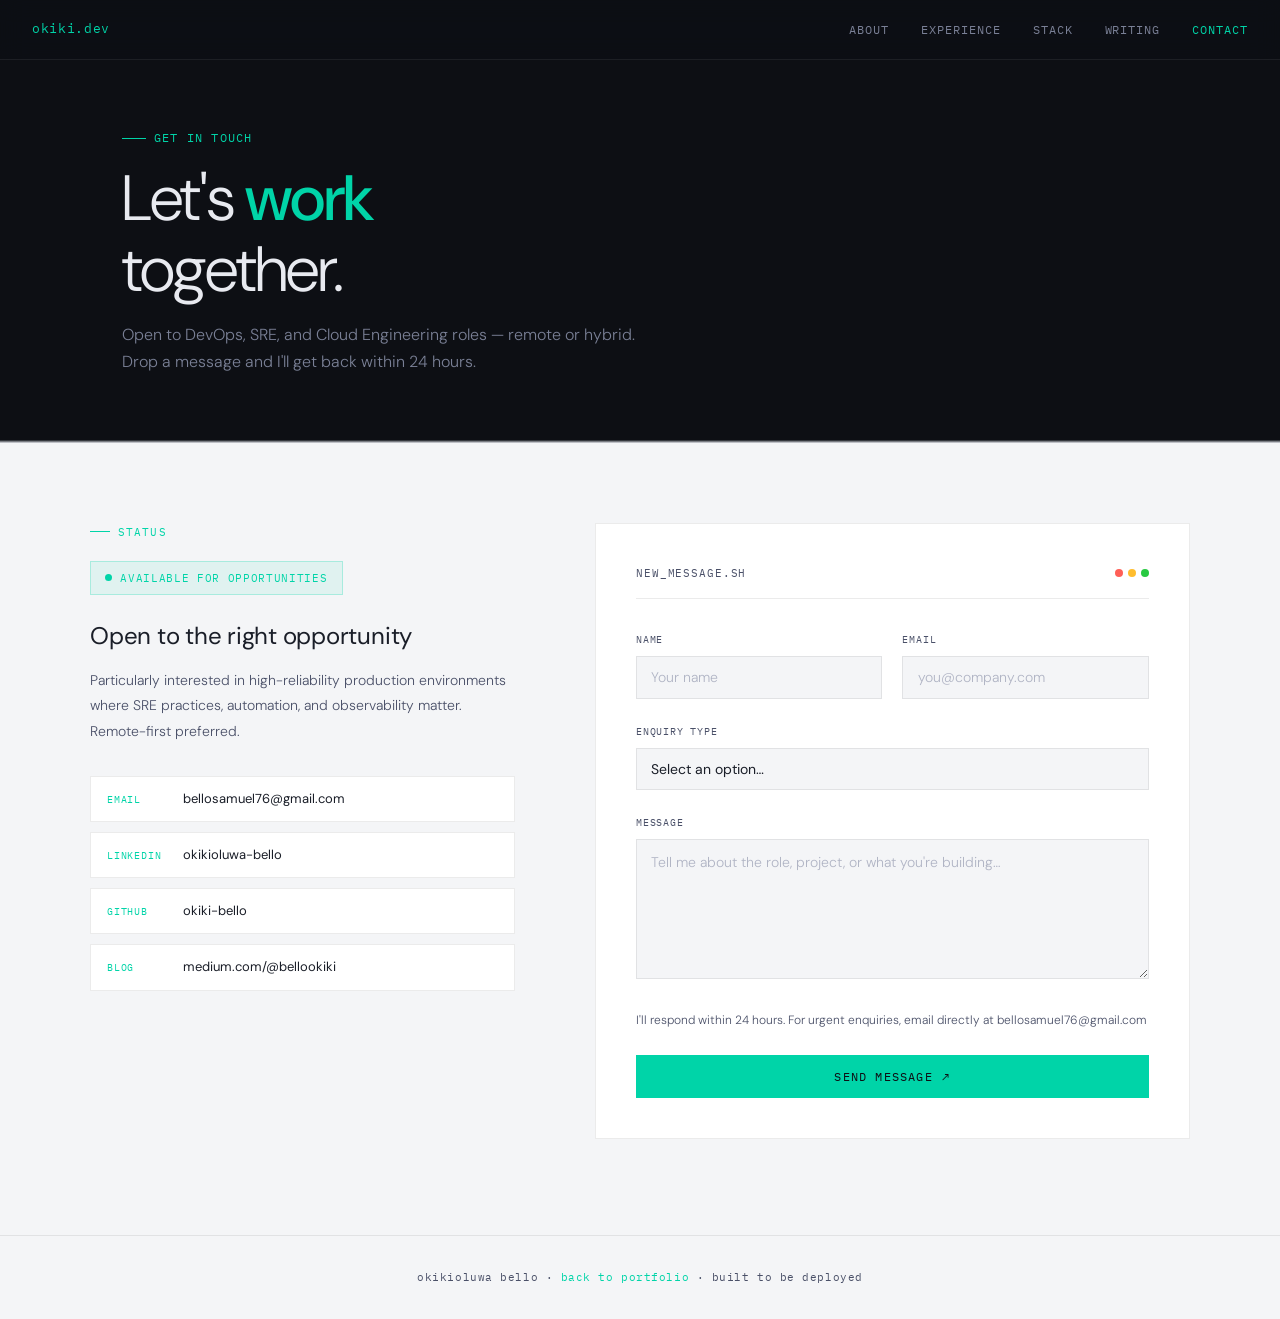
<file: contact.html>
<!DOCTYPE html>
<html lang="en">
<head>
<meta charset="UTF-8" />
<meta name="viewport" content="width=device-width, initial-scale=1.0" />
<title>Contact — Okikioluwa Bello</title>
<link rel="preconnect" href="https://fonts.googleapis.com" />
<link rel="preconnect" href="https://fonts.gstatic.com" crossorigin />
<link rel="icon" href="favicon.png" type="image/png">
<link href="https://fonts.googleapis.com/css2?family=IBM+Plex+Mono:wght@400;500&family=DM+Sans:ital,opsz,wght@0,9..40,300;0,9..40,400;0,9..40,500;1,9..40,300&display=swap" rel="stylesheet" />
<style>
  *, *::before, *::after { box-sizing: border-box; margin: 0; padding: 0; }

  :root {
    --bg: #0d0f14;
    --surface: #13161d;
    --surface2: #1a1e28;
    --border: rgba(255,255,255,0.07);
    --border2: rgba(255,255,255,0.12);
    --text: #e8eaf0;
    --muted: #7a8096;
    --accent: #00d4a8;
    --accent2: #0094ff;
    --accent3: #ff6b35;
    --bg-light: #f4f5f7;
    --surface-light: #ffffff;
    --text-dark: #1a1e28;
    --muted-dark: #4a5068;
    --border-light: rgba(0,0,0,0.08);
    --mono: 'IBM Plex Mono', monospace;
    --sans: 'DM Sans', sans-serif;
  }

  html { scroll-behavior: smooth; }

  body {
    background: var(--bg);
    color: var(--text);
    font-family: var(--sans);
    font-size: 15px;
    line-height: 1.7;
    overflow-x: hidden;
  }

  /* NAV */
  nav {
    position: fixed;
    top: 0; left: 0; right: 0;
    z-index: 100;
    background: rgba(13,15,20,0.85);
    backdrop-filter: blur(12px);
    border-bottom: 1px solid var(--border);
    padding: 0 2rem;
    height: 60px;
    display: flex;
    align-items: center;
    justify-content: space-between;
  }

  .nav-logo {
    font-family: var(--mono);
    font-size: 13px;
    color: var(--accent);
    letter-spacing: 0.05em;
    text-decoration: none;
  }

  .nav-links {
    display: flex;
    gap: 2rem;
    list-style: none;
  }

  .nav-links a {
    font-family: var(--mono);
    font-size: 12px;
    color: var(--muted);
    text-decoration: none;
    letter-spacing: 0.08em;
    text-transform: uppercase;
    transition: color 0.2s;
  }

  .nav-links a:hover, .nav-links a.active { color: var(--accent); }

  /* HERO (dark) */
  .hero {
    min-height: 45vh;
    display: flex;
    align-items: flex-end;
    padding: 8rem 2rem 4rem;
    max-width: 1100px;
    margin: 0 auto;
  }

  .hero-inner { width: 100%; }

  .hero-tag {
    font-family: var(--mono);
    font-size: 12px;
    color: var(--accent);
    letter-spacing: 0.1em;
    text-transform: uppercase;
    margin-bottom: 1rem;
    display: flex;
    align-items: center;
    gap: 0.5rem;
    animation: fadeUp 0.5s ease both;
  }

  .hero-tag::before {
    content: '';
    display: inline-block;
    width: 24px;
    height: 1px;
    background: var(--accent);
  }

  h1 {
    font-family: var(--sans);
    font-size: clamp(2.4rem, 6vw, 4rem);
    font-weight: 300;
    line-height: 1.1;
    letter-spacing: -0.02em;
    color: var(--text);
    animation: fadeUp 0.5s 0.1s ease both;
  }

  h1 span { color: var(--accent); font-weight: 500; }

  .hero-sub {
    margin-top: 1rem;
    font-size: 16px;
    color: var(--muted);
    font-weight: 300;
    max-width: 520px;
    animation: fadeUp 0.5s 0.2s ease both;
  }

  /* DIVIDER — gradient transition */
  .divider {
    height: 3px;
    background: linear-gradient(to bottom, var(--surface), #e0e2e8);
    margin: 0;
  }

  /* LIGHT BODY */
  .contact-body {
    background: var(--bg-light);
    padding: 5rem 2rem 6rem;
  }

  .contact-inner {
    max-width: 1100px;
    margin: 0 auto;
    display: grid;
    grid-template-columns: 1fr 1.4fr;
    gap: 5rem;
    align-items: start;
  }

  /* LEFT — info */
  .info-block { position: sticky; top: 100px; }

  .info-label {
    font-family: var(--mono);
    font-size: 11px;
    color: var(--accent);
    letter-spacing: 0.1em;
    text-transform: uppercase;
    margin-bottom: 1.25rem;
    display: flex;
    align-items: center;
    gap: 0.5rem;
  }

  .info-label::before {
    content: '';
    width: 20px;
    height: 1px;
    background: var(--accent);
    display: inline-block;
  }

  .info-block h2 {
    font-size: 1.5rem;
    font-weight: 400;
    color: var(--text-dark);
    line-height: 1.4;
    margin-bottom: 1rem;
    letter-spacing: -0.01em;
  }

  .info-block p {
    font-size: 14px;
    color: var(--muted-dark);
    line-height: 1.8;
    font-weight: 300;
    margin-bottom: 2rem;
  }

  .contact-links { display: flex; flex-direction: column; gap: 0.6rem; }

  .contact-link {
    display: flex;
    align-items: center;
    gap: 1rem;
    padding: 0.7rem 1rem;
    background: var(--surface-light);
    border: 1px solid var(--border-light);
    text-decoration: none;
    color: var(--text-dark);
    font-size: 13px;
    transition: border-color 0.2s, box-shadow 0.2s;
  }

  .contact-link:hover {
    border-color: var(--accent);
    box-shadow: 0 0 0 1px var(--accent);
  }

  .contact-link-label {
    font-family: var(--mono);
    font-size: 10px;
    color: var(--accent);
    text-transform: uppercase;
    letter-spacing: 0.08em;
    min-width: 60px;
  }

  /* Availability pill */
  .avail-pill {
    display: inline-flex;
    align-items: center;
    gap: 0.5rem;
    padding: 0.4rem 0.9rem;
    background: rgba(0,212,168,0.08);
    border: 1px solid rgba(0,212,168,0.25);
    font-family: var(--mono);
    font-size: 11px;
    color: var(--accent);
    letter-spacing: 0.06em;
    text-transform: uppercase;
    margin-bottom: 1.5rem;
  }

  .status-dot {
    width: 7px; height: 7px;
    border-radius: 50%;
    background: var(--accent);
    animation: pulse 2s infinite;
  }

  @keyframes pulse {
    0%, 100% { opacity: 1; }
    50% { opacity: 0.3; }
  }

  /* RIGHT — form */
  .form-card {
    background: var(--surface-light);
    border: 1px solid var(--border-light);
    padding: 2.5rem;
  }

  .form-header {
    font-family: var(--mono);
    font-size: 11px;
    color: var(--muted-dark);
    letter-spacing: 0.08em;
    text-transform: uppercase;
    margin-bottom: 2rem;
    padding-bottom: 1rem;
    border-bottom: 1px solid var(--border-light);
    display: flex;
    justify-content: space-between;
    align-items: center;
  }

  .form-header-dots { display: flex; gap: 5px; }
  .fdot { width: 8px; height: 8px; border-radius: 50%; }
  .fdot-r { background: #ffbd2e; }
  .fdot-y { background: #28c941; }
  .fdot-g { background: #ff5f57; }

  .form-group { margin-bottom: 1.5rem; }

  .form-row {
    display: grid;
    grid-template-columns: 1fr 1fr;
    gap: 1.25rem;
    margin-bottom: 1.5rem;
  }

  label {
    display: block;
    font-family: var(--mono);
    font-size: 10px;
    color: var(--muted-dark);
    text-transform: uppercase;
    letter-spacing: 0.08em;
    margin-bottom: 0.5rem;
  }

  input, textarea, select {
    width: 100%;
    background: var(--bg-light);
    border: 1px solid var(--border-light);
    color: var(--text-dark);
    font-family: var(--sans);
    font-size: 14px;
    padding: 0.7rem 0.9rem;
    outline: none;
    transition: border-color 0.2s, box-shadow 0.2s;
    appearance: none;
  }

  input:focus, textarea:focus, select:focus {
    border-color: var(--accent);
    box-shadow: 0 0 0 2px rgba(0,212,168,0.12);
  }

  input::placeholder, textarea::placeholder {
    color: #b0b4c4;
    font-weight: 300;
  }

  textarea {
    resize: vertical;
    min-height: 140px;
    line-height: 1.7;
  }

  select { cursor: pointer; background-image: none; }

  .form-note {
    font-size: 12px;
    color: var(--muted-dark);
    font-weight: 300;
    margin-bottom: 1.5rem;
    line-height: 1.6;
  }

  .btn-submit {
    width: 100%;
    background: var(--accent);
    color: #0d0f14;
    border: none;
    padding: 0.9rem 2rem;
    font-family: var(--mono);
    font-size: 12px;
    letter-spacing: 0.1em;
    text-transform: uppercase;
    cursor: pointer;
    transition: opacity 0.2s, transform 0.1s;
    display: flex;
    align-items: center;
    justify-content: center;
    gap: 0.6rem;
  }

  .btn-submit:hover { opacity: 0.88; }
  .btn-submit:active { transform: scale(0.99); }

  /* Success state */
  .success-state {
    display: none;
    text-align: center;
    padding: 3rem 2rem;
  }

  .success-icon {
    width: 48px; height: 48px;
    background: rgba(0,212,168,0.1);
    border: 1px solid rgba(0,212,168,0.3);
    border-radius: 50%;
    display: flex;
    align-items: center;
    justify-content: center;
    margin: 0 auto 1.25rem;
    font-size: 20px;
  }

  .success-title {
    font-size: 18px;
    font-weight: 500;
    color: var(--text-dark);
    margin-bottom: 0.5rem;
  }

  .success-sub {
    font-size: 13px;
    color: var(--muted-dark);
    font-weight: 300;
  }

  /* FOOTER */
  footer {
    background: var(--bg-light);
    border-top: 1px solid var(--border-light);
    padding: 2rem;
    text-align: center;
    font-family: var(--mono);
    font-size: 11px;
    color: var(--muted-dark);
    letter-spacing: 0.05em;
  }

  footer a {
    color: var(--accent);
    text-decoration: none;
  }

  /* ANIMATIONS */
  @keyframes fadeUp {
    from { opacity: 0; transform: translateY(18px); }
    to   { opacity: 1; transform: translateY(0); }
  }

  .reveal {
    opacity: 0;
    transform: translateY(24px);
    transition: opacity 0.5s ease, transform 0.5s ease;
  }

  .reveal.visible { opacity: 1; transform: translateY(0); }

  /* RESPONSIVE */
  @media (max-width: 768px) {
    .contact-inner { grid-template-columns: 1fr; gap: 3rem; }
    .info-block { position: static; }
    .form-row { grid-template-columns: 1fr; }
    nav { padding: 0 1rem; }
    .nav-links { gap: 1rem; }
  }
</style>
</head>
<body>

<!-- NAV -->
<nav>
  <a href="index.html" class="nav-logo">okiki.dev</a>
  <ul class="nav-links">
    <li><a href="index.html#about">About</a></li>
    <li><a href="index.html#experience">Experience</a></li>
    <li><a href="index.html#skills">Stack</a></li>
    <li><a href="index.html#writing">Writing</a></li>
    <li><a href="contact.html" class="active">Contact</a></li>
  </ul>
</nav>

<!-- DARK HERO -->
<div class="hero">
  <div class="hero-inner">
    <p class="hero-tag">Get in touch</p>
    <h1>Let's <span>work</span><br />together.</h1>
    <p class="hero-sub">Open to DevOps, SRE, and Cloud Engineering roles — remote or hybrid. Drop a message and I'll get back within 24 hours.</p>
  </div>
</div>

<!-- GRADIENT DIVIDER -->
<div class="divider"></div>

<!-- LIGHT CONTACT BODY -->
<div class="contact-body">
  <div class="contact-inner">

    <!-- LEFT INFO -->
    <div class="info-block reveal">
      <div class="info-label">Status</div>
      <div class="avail-pill">
        <span class="status-dot"></span>
        Available for opportunities
      </div>
      <h2>Open to the right opportunity</h2>
      <p>Particularly interested in high-reliability production environments where SRE practices, automation, and observability matter. Remote-first preferred.</p>

      <div class="contact-links">
        <a href="mailto:bellosamuel76@gmail.com" class="contact-link">
          <span class="contact-link-label">Email</span>
          <span>bellosamuel76@gmail.com</span>
        </a>
        <a href="https://linkedin.com/in/okikioluwa-bello" target="_blank" rel="noopener" class="contact-link">
          <span class="contact-link-label">LinkedIn</span>
          <span>okikioluwa-bello</span>
        </a>
        <a href="https://github.com/okiki-bello" target="_blank" rel="noopener" class="contact-link">
          <span class="contact-link-label">GitHub</span>
          <span>okiki-bello</span>
        </a>
        <a href="https://medium.com/@bellookiki" target="_blank" rel="noopener" class="contact-link">
          <span class="contact-link-label">Blog</span>
          <span>medium.com/@bellookiki</span>
        </a>
      </div>
    </div>

    <!-- RIGHT FORM -->
    <div class="form-card reveal" style="transition-delay:0.15s;">
      <div class="form-header">
        <span>new_message.sh</span>
        <div class="form-header-dots">
          <span class="fdot fdot-g"></span>
          <span class="fdot fdot-r"></span>
          <span class="fdot fdot-y"></span>
        </div>
      </div>

      <form id="contact-form" action="https://formspree.io/f/meevdgjd" method="POST">
        <div class="form-row">
          <div>
            <label for="name">Name</label>
            <input type="text" id="name" name="name" placeholder="Your name" required />
          </div>
          <div>
            <label for="email">Email</label>
            <input type="email" id="email" name="email" placeholder="you@company.com" required />
          </div>
        </div>

        <div class="form-group">
          <label for="subject">Enquiry type</label>
          <select id="subject" name="subject">
            <option value="" disabled selected>Select an option…</option>
            <option value="full-time">Full-time role</option>
            <option value="contract">Contract / freelance</option>
            <option value="collaboration">Collaboration</option>
            <option value="other">Other</option>
          </select>
        </div>

        <div class="form-group">
          <label for="message">Message</label>
          <textarea id="message" name="message" placeholder="Tell me about the role, project, or what you're building…" required></textarea>
        </div>

        <p class="form-note">I'll respond within 24 hours. For urgent enquiries, email directly at bellosamuel76@gmail.com</p>

        <button type="submit" class="btn-submit">
          <span>Send message</span>
          <span>↗</span>
        </button>
      </form>

      <!-- Success -->
      <div class="success-state" id="success-state">
        <div class="success-icon">✓</div>
        <div class="success-title">Message sent</div>
        <div class="success-sub">Thanks — I'll be in touch within 24 hours.</div>
      </div>
    </div>

  </div>
</div>

<footer>
  <p>okikioluwa bello · <a href="index.html">back to portfolio</a> · built to be deployed</p>
</footer>

<script>
  /* Scroll reveal */
  const observer = new IntersectionObserver(entries => {
    entries.forEach(e => { if (e.isIntersecting) e.target.classList.add('visible'); });
  }, { threshold: 0.1 });
  document.querySelectorAll('.reveal').forEach(el => observer.observe(el));

  /* Form submit */
  const form = document.getElementById('contact-form');
  const successState = document.getElementById('success-state');

  form.addEventListener('submit', async (e) => {
    e.preventDefault();
    const btn = form.querySelector('.btn-submit');
    btn.textContent = 'Sending…';
    btn.disabled = true;

    try {
      const res = await fetch(form.action, {
        method: 'POST',
        body: new FormData(form),
        headers: { 'Accept': 'application/json' }
      });

      if (res.ok) {
        form.style.display = 'none';
        successState.style.display = 'block';
      } else {
        btn.textContent = 'Failed — try again';
        btn.disabled = false;
      }
    } catch {
      btn.textContent = 'Failed — try again';
      btn.disabled = false;
    }
  });
</script>
</body>
</html>
</file>
